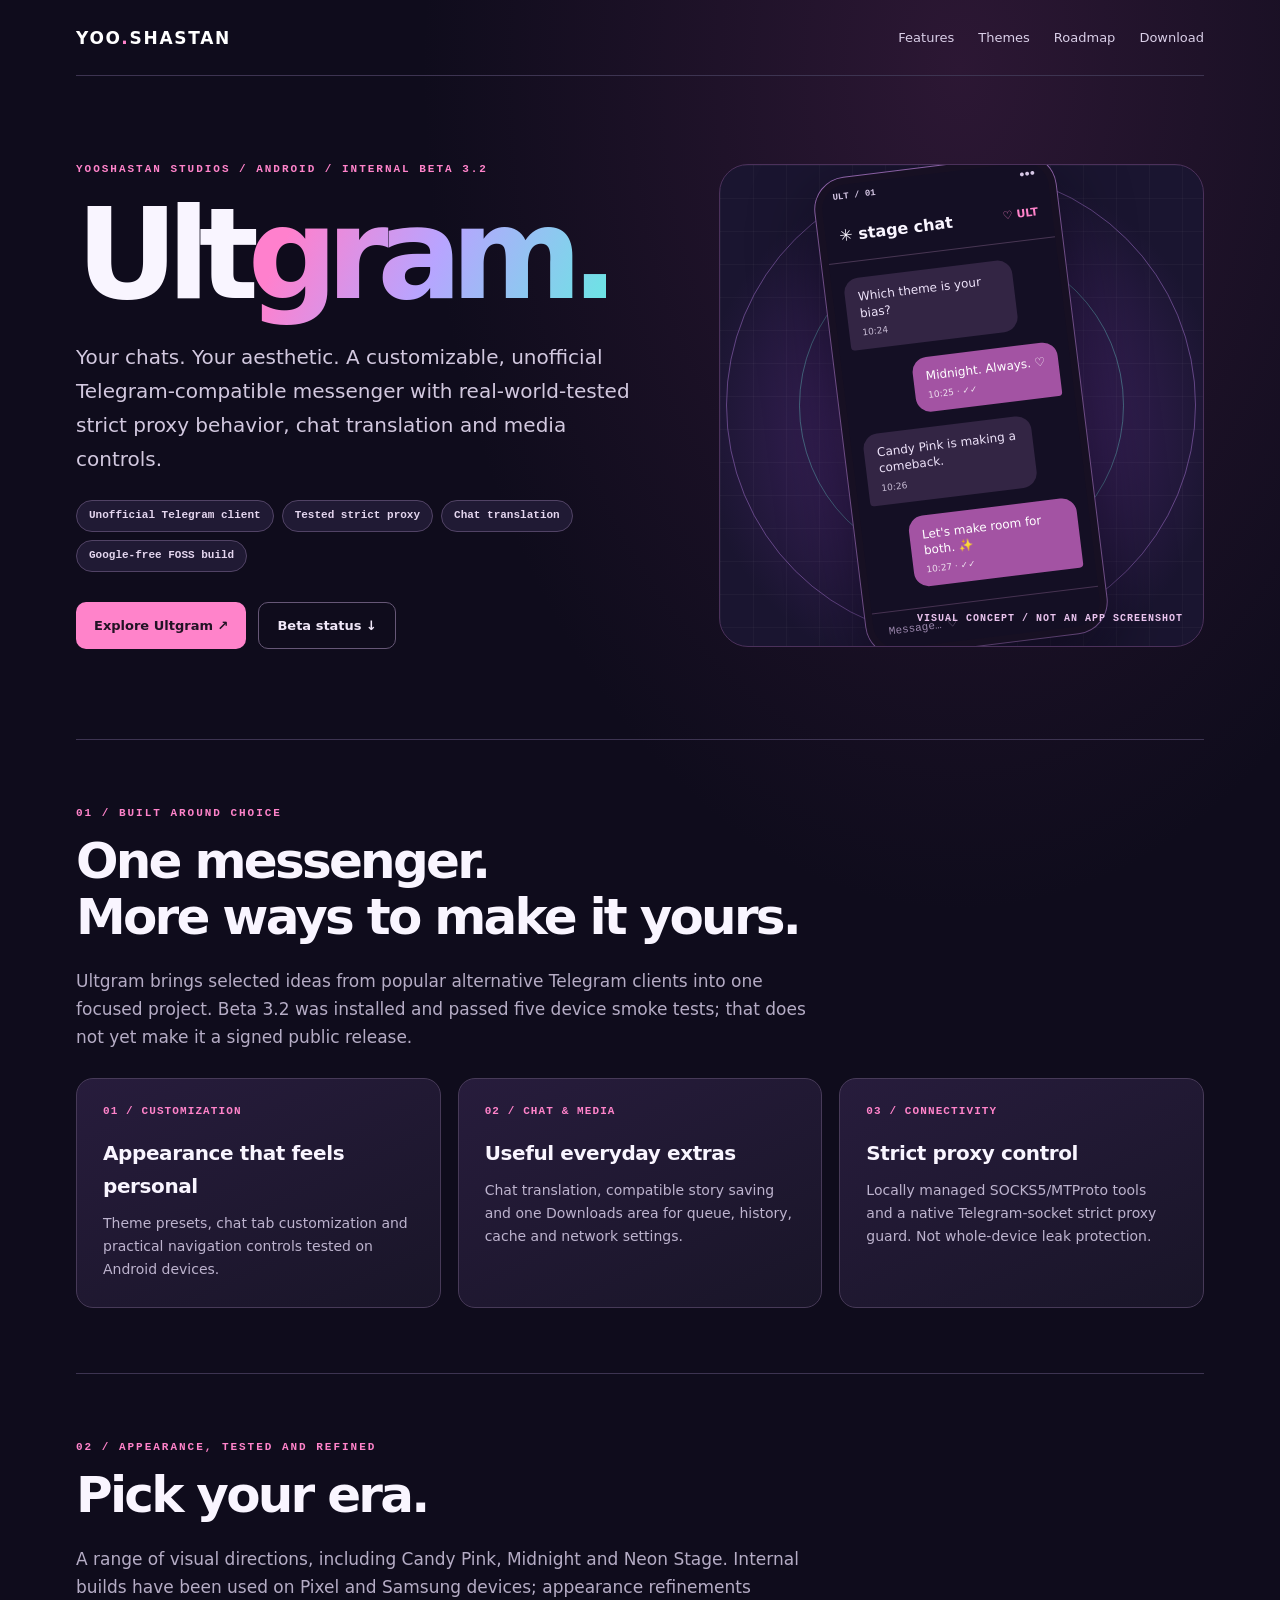
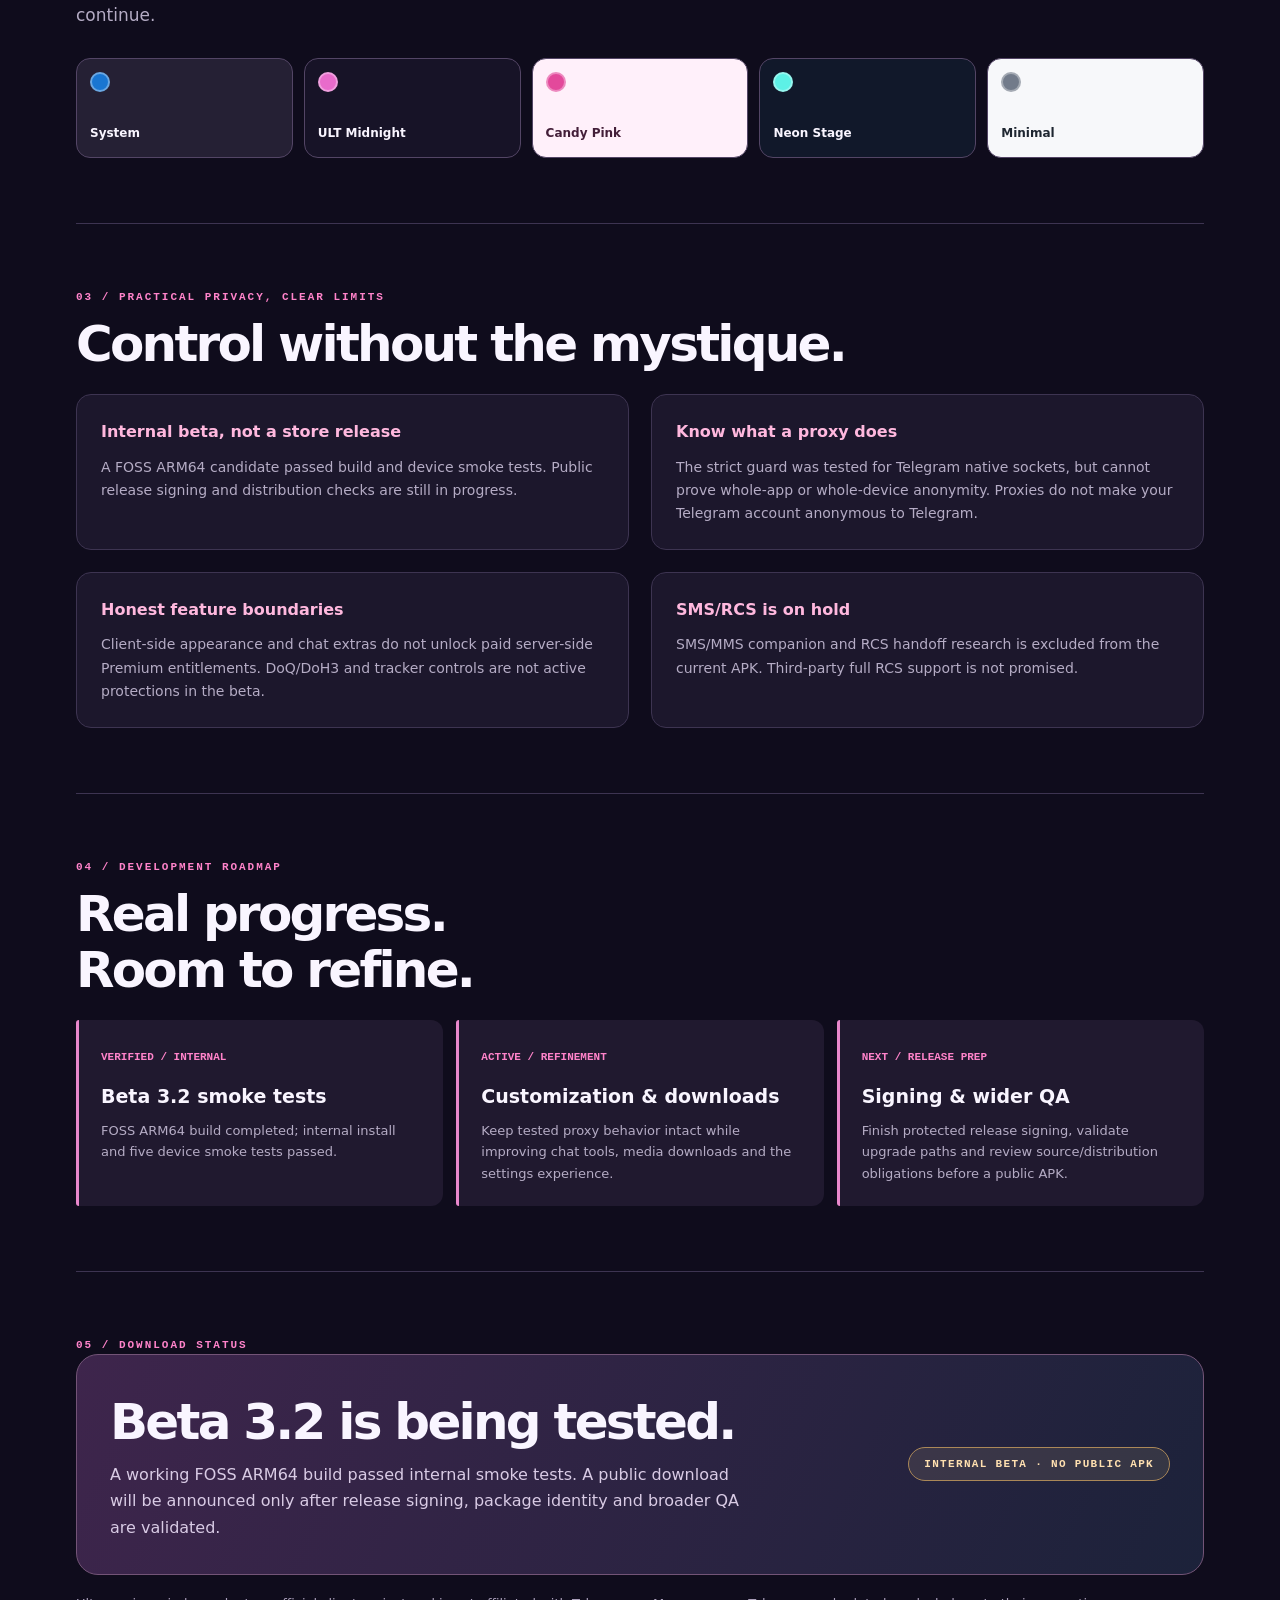
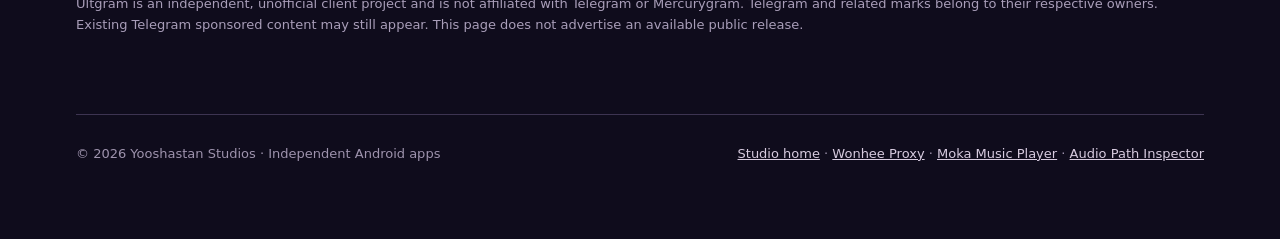
<file: ultgram/index.html>
<!doctype html>
<html lang="en">
<head>
  <meta charset="utf-8">
  <meta name="viewport" content="width=device-width, initial-scale=1">
  <meta name="theme-color" content="#0f0c1c">
  <meta name="description" content="Ultgram by Yooshastan Studios is an unofficial Telegram-compatible Android messenger. Beta 3.2 passed internal smoke tests with strict proxy, translation, themes and download tools. Public release pending.">
  <meta property="og:title" content="Ultgram — Yooshastan Studios">
  <meta property="og:description" content="Your chats. Your aesthetic. Ultgram Beta 3.2 in internal testing.">
  <meta property="og:type" content="website">
  <meta property="og:url" content="https://yooshastan.com/ultgram/">
  <link rel="canonical" href="https://yooshastan.com/ultgram/">
  <link rel="icon" href="../favicon.svg" type="image/svg+xml">
  <title>Ultgram · Yooshastan Studios</title>
  <style>
    :root{color-scheme:dark;--bg:#0f0c1c;--ink:#f9f5ff;--muted:#b5acc5;--pink:#ff83ca;--aqua:#72e7e6;--line:#3d3451;--glass:#201a33;--gold:#ffd59a}
    *{box-sizing:border-box}
    html{scroll-behavior:smooth}
    body{margin:0;color:var(--ink);font:16px/1.65 system-ui,-apple-system,"Segoe UI",sans-serif;background:radial-gradient(ellipse 60% 35% at 75% 2%,#51255270,transparent 70%),var(--bg)}
    a{color:var(--aqua)}a:focus-visible,button:focus-visible{outline:3px solid var(--aqua);outline-offset:4px}
    .wrap{max-width:1180px;margin:auto;padding:24px 26px 74px}
    header{display:flex;align-items:center;justify-content:space-between;gap:16px;border-bottom:1px solid var(--line);padding-bottom:23px}
    .brand{font-size:17px;font-weight:900;letter-spacing:.1em;color:#fff;text-decoration:none}.brand span{color:var(--pink)}
    nav{display:flex;gap:24px;flex-wrap:wrap;font-size:13px}nav a{text-decoration:none;color:#dacfe8}nav a:hover{color:var(--pink)}
    .eyebrow{font:800 11px/1.5 ui-monospace,SFMono-Regular,monospace;letter-spacing:.18em;text-transform:uppercase;color:var(--pink)}
    .hero{display:grid;grid-template-columns:1.1fr .9fr;gap:50px;align-items:center;padding:85px 0 90px}
    .hero h1{font-size:clamp(64px,10vw,126px);letter-spacing:-.09em;line-height:.99;margin:15px 0 23px}
    .hero h1 em{font-style:normal;background:linear-gradient(115deg,#ff80cd 15%,#b8a4ff 52%,#66e9e2);background-clip:text;-webkit-background-clip:text;color:transparent}
    .lead{font-size:20px;color:#d2c8df;max-width:580px;line-height:1.7}
    .hero-actions{display:flex;flex-wrap:wrap;gap:12px;margin-top:30px}
    .btn{display:inline-flex;align-items:center;justify-content:center;min-height:46px;border-radius:10px;padding:12px 18px;font-weight:800;font-size:13px;text-decoration:none}
    .btn.primary{background:var(--pink);color:#211324}.btn.secondary{border:1px solid #665776;color:#f0e7f8}.btn:hover{filter:brightness(1.1)}
    .pill-row{display:flex;flex-wrap:wrap;gap:8px;margin:24px 0}.pill-row span{border:1px solid #514365;border-radius:99px;background:#201a34;padding:5px 12px;font:600 11px/1.8 ui-monospace,monospace;color:#e4d6ef}
    .phone-stage{position:relative;min-height:470px;display:grid;place-items:center;border:1px solid #4b315b;border-radius:29px;overflow:hidden;background:radial-gradient(circle at 50% 54%,#753e81 0%,#351f54 37%,#1a1530 74%)}
    .phone-stage:before{content:"";position:absolute;inset:0;background-image:linear-gradient(#ffffff08 1px,transparent 1px),linear-gradient(90deg,#ffffff08 1px,transparent 1px);background-size:33px 33px}
    .orb{position:absolute;border:1px solid #b07add77;border-radius:50%;width:470px;aspect-ratio:1}.orb.two{width:325px;border-color:#73ece15c}
    .phone{position:relative;width:min(242px,75%);border:7px solid #171023;border-radius:32px;background:#140f24;box-shadow:0 25px 65px #04030b99,0 0 0 1px #9b6cb7;overflow:hidden;transform:rotate(-7deg)}
    .phone-top{height:25px;padding:7px 12px;display:flex;justify-content:space-between;font:600 9px ui-monospace,monospace;color:#d6c7e5}
    .phone-head{padding:13px 14px;border-bottom:1px solid #483653;display:flex;align-items:center;justify-content:space-between;font-weight:850}
    .phone-head span:last-child{font-size:11px;color:var(--pink)}
    .chat-window{padding:16px 12px 20px;display:grid;gap:15px;min-height:264px;align-content:start}
    .bubble{max-width:83%;padding:11px 13px;border-radius:15px 15px 15px 4px;font-size:12px;line-height:1.35;background:#332544;color:#ede2f9}
    .bubble.me{justify-self:end;border-radius:15px 15px 4px 15px;background:#a353a3;color:#fff}
    .bubble small{display:block;font-size:9px;margin-top:5px;opacity:.8}
    .phone-input{border-top:1px solid #463251;color:#9c88ae;padding:12px 15px;font:11px ui-monospace,monospace}
    .concept-tag{position:absolute;right:20px;bottom:22px;font:700 10px ui-monospace,monospace;letter-spacing:.1em;color:#ebc4ef}
    section{border-top:1px solid var(--line);padding:65px 0}
    h2{font-size:clamp(32px,4.2vw,50px);line-height:1.12;letter-spacing:-.055em;margin:11px 0 22px}
    .intro{max-width:740px;color:var(--muted);margin:0 0 27px;font-size:17px}
    .cards{display:grid;grid-template-columns:repeat(3,minmax(0,1fr));gap:17px}
    .card{padding:26px;border:1px solid #473a58;border-radius:17px;background:linear-gradient(155deg,#271c3c,#191528)}
    .card .no{font:800 11px ui-monospace,monospace;color:var(--pink);letter-spacing:.1em}
    .card h3{margin:20px 0 9px;font-size:20px;letter-spacing:-.02em}.card p{margin:0;color:#bdb3ce;font-size:14px}
    .theme-row{display:grid;grid-template-columns:repeat(5,minmax(0,1fr));gap:11px;margin-top:29px}
    .swatch{border:1px solid #534565;border-radius:14px;padding:13px;min-height:100px;display:flex;flex-direction:column;justify-content:space-between;font-size:12px;font-weight:700}
    .swatch .dots{display:flex;gap:6px}.swatch .dots i{display:block;width:20px;height:20px;border-radius:50%;border:2px solid #ffffff5a}
    .swatch.sys{background:#252034}.swatch.midnight{background:#171327}.swatch.candy{background:#fff0fa;color:#431e38}.swatch.stage{background:#11182a}.swatch.minimal{background:#f7f8fa;color:#1e2630}
    .swatch.sys .dots i{background:#1976d2}.swatch.midnight .dots i{background:#e86bcb}.swatch.candy .dots i{background:#e3499b}.swatch.stage .dots i{background:#5df1e6}.swatch.minimal .dots i{background:#727b8a}
    .notes{display:grid;grid-template-columns:1fr 1fr;gap:22px}.note{padding:24px;border:1px solid var(--line);border-radius:15px;background:#1c172c}.note strong{color:#ffb8de}.note p{margin:10px 0 0;color:var(--muted);font-size:14px}
    .roadmap{display:grid;grid-template-columns:repeat(3,minmax(0,1fr));gap:13px}.phase{padding:22px;border-left:3px solid #e988cc;background:#20192f;border-radius:3px 12px 12px 3px}.phase span{color:var(--pink);font:800 11px ui-monospace,monospace}.phase h3{font-size:19px;margin:12px 0 8px}.phase p{font-size:13px;color:var(--muted);margin:0}
    .release{display:flex;justify-content:space-between;align-items:center;gap:24px;flex-wrap:wrap;border:1px solid #735477;border-radius:22px;background:linear-gradient(115deg,#3e254c,#1c223a);padding:33px}.release h2{margin:6px 0 12px}.release p{max-width:650px;margin:0;color:#d9cbe5}
    .status{font:800 11px ui-monospace,monospace;letter-spacing:.12em;padding:10px 15px;background:#ffdc941a;color:#ffe0b0;border:1px solid #ab8858;border-radius:30px;white-space:nowrap}
    .fine{font-size:13px;color:#a99eb9;margin-top:18px}
    footer{border-top:1px solid var(--line);padding-top:28px;display:flex;justify-content:space-between;gap:15px;flex-wrap:wrap;font-size:13px;color:#9e93ad}footer a{color:#d7cbdf}
    @media(max-width:820px){.hero{grid-template-columns:1fr;gap:29px;padding:58px 0}.phone-stage{min-height:385px}.cards,.roadmap{grid-template-columns:1fr 1fr}.theme-row{grid-template-columns:repeat(3,1fr)}}
    @media(max-width:570px){.wrap{padding:18px 18px 60px}nav{gap:14px;font-size:12px}.hero h1{font-size:clamp(58px,17vw,84px)}.lead{font-size:17px}.phone-stage{min-height:360px}.cards,.roadmap,.notes{grid-template-columns:1fr}.theme-row{grid-template-columns:repeat(2,1fr)}.release{padding:24px}}
    @media(prefers-reduced-motion:reduce){html{scroll-behavior:auto}}
  </style>
</head>
<body>
<div class="wrap">
  <header>
    <a class="brand" href="/" aria-label="Yooshastan Studios home">YOO<span>.</span>SHASTAN</a>
    <nav aria-label="Page navigation"><a href="#features">Features</a><a href="#themes">Themes</a><a href="#roadmap">Roadmap</a><a href="#download">Download</a></nav>
  </header>
  <main>
    <div class="hero">
      <div>
        <div class="eyebrow">Yooshastan Studios / Android / Internal Beta 3.2</div>
        <h1>Ult<em>gram.</em></h1>
        <p class="lead">Your chats. Your aesthetic. A customizable, unofficial Telegram-compatible messenger with real-world-tested strict proxy behavior, chat translation and media controls.</p>
        <div class="pill-row"><span>Unofficial Telegram client</span><span>Tested strict proxy</span><span>Chat translation</span><span>Google-free FOSS build</span></div>
        <div class="hero-actions"><a class="btn primary" href="#features">Explore Ultgram ↗</a><a class="btn secondary" href="#download">Beta status ↓</a></div>
      </div>
      <div class="phone-stage" role="img" aria-label="Illustrative, non-functional Ultgram chat interface concept with pink and purple message bubbles">
        <div class="orb"></div><div class="orb two"></div>
        <div class="phone">
          <div class="phone-top"><span>ULT / 01</span><span>●●●</span></div>
          <div class="phone-head"><span>✳ stage chat</span><span>♡ ULT</span></div>
          <div class="chat-window">
            <div class="bubble">Which theme is your bias?<small>10:24</small></div>
            <div class="bubble me">Midnight. Always. ♡<small>10:25 · ✓✓</small></div>
            <div class="bubble">Candy Pink is making a comeback.<small>10:26</small></div>
            <div class="bubble me">Let's make room for both. ✨<small>10:27 · ✓✓</small></div>
          </div>
          <div class="phone-input">Message… <span aria-hidden="true">♡</span></div>
        </div>
        <span class="concept-tag">VISUAL CONCEPT / NOT AN APP SCREENSHOT</span>
      </div>
    </div>

    <section id="features" aria-labelledby="features-title">
      <div class="eyebrow">01 / Built around choice</div>
      <h2 id="features-title">One messenger.<br>More ways to make it yours.</h2>
      <p class="intro">Ultgram brings selected ideas from popular alternative Telegram clients into one focused project. Beta 3.2 was installed and passed five device smoke tests; that does not yet make it a signed public release.</p>
      <div class="cards">
        <article class="card"><div class="no">01 / CUSTOMIZATION</div><h3>Appearance that feels personal</h3><p>Theme presets, chat tab customization and practical navigation controls tested on Android devices.</p></article>
        <article class="card"><div class="no">02 / CHAT &amp; MEDIA</div><h3>Useful everyday extras</h3><p>Chat translation, compatible story saving and one Downloads area for queue, history, cache and network settings.</p></article>
        <article class="card"><div class="no">03 / CONNECTIVITY</div><h3>Strict proxy control</h3><p>Locally managed SOCKS5/MTProto tools and a native Telegram-socket strict proxy guard. Not whole-device leak protection.</p></article>
      </div>
    </section>

    <section id="themes" aria-labelledby="themes-title">
      <div class="eyebrow">02 / Appearance, tested and refined</div>
      <h2 id="themes-title">Pick your era.</h2>
      <p class="intro">A range of visual directions, including Candy Pink, Midnight and Neon Stage. Internal builds have been used on Pixel and Samsung devices; appearance refinements continue.</p>
      <div class="theme-row" aria-label="Ultgram theme palette concepts">
        <div class="swatch sys"><span class="dots"><i></i></span>System</div>
        <div class="swatch midnight"><span class="dots"><i></i></span>ULT Midnight</div>
        <div class="swatch candy"><span class="dots"><i></i></span>Candy Pink</div>
        <div class="swatch stage"><span class="dots"><i></i></span>Neon Stage</div>
        <div class="swatch minimal"><span class="dots"><i></i></span>Minimal</div>
      </div>
    </section>

    <section aria-labelledby="privacy-title">
      <div class="eyebrow">03 / Practical privacy, clear limits</div>
      <h2 id="privacy-title">Control without the mystique.</h2>
      <div class="notes">
        <div class="note"><strong>Internal beta, not a store release</strong><p>A FOSS ARM64 candidate passed build and device smoke tests. Public release signing and distribution checks are still in progress.</p></div>
        <div class="note"><strong>Know what a proxy does</strong><p>The strict guard was tested for Telegram native sockets, but cannot prove whole-app or whole-device anonymity. Proxies do not make your Telegram account anonymous to Telegram.</p></div>
        <div class="note"><strong>Honest feature boundaries</strong><p>Client-side appearance and chat extras do not unlock paid server-side Premium entitlements. DoQ/DoH3 and tracker controls are not active protections in the beta.</p></div>
        <div class="note"><strong>SMS/RCS is on hold</strong><p>SMS/MMS companion and RCS handoff research is excluded from the current APK. Third-party full RCS support is not promised.</p></div>
      </div>
    </section>

    <section id="roadmap" aria-labelledby="roadmap-title">
      <div class="eyebrow">04 / Development roadmap</div>
      <h2 id="roadmap-title">Real progress.<br>Room to refine.</h2>
      <div class="roadmap">
        <article class="phase"><span>VERIFIED / INTERNAL</span><h3>Beta 3.2 smoke tests</h3><p>FOSS ARM64 build completed; internal install and five device smoke tests passed.</p></article>
        <article class="phase"><span>ACTIVE / REFINEMENT</span><h3>Customization &amp; downloads</h3><p>Keep tested proxy behavior intact while improving chat tools, media downloads and the settings experience.</p></article>
        <article class="phase"><span>NEXT / RELEASE PREP</span><h3>Signing &amp; wider QA</h3><p>Finish protected release signing, validate upgrade paths and review source/distribution obligations before a public APK.</p></article>
      </div>
    </section>

    <section id="download" aria-labelledby="download-title">
      <div class="eyebrow">05 / Download status</div>
      <div class="release">
        <div><h2 id="download-title">Beta 3.2 is being tested.</h2><p>A working FOSS ARM64 build passed internal smoke tests. A public download will be announced only after release signing, package identity and broader QA are validated.</p></div>
        <span class="status">INTERNAL BETA · NO PUBLIC APK</span>
      </div>
      <p class="fine">Ultgram is an independent, unofficial client project and is not affiliated with Telegram or Mercurygram. Telegram and related marks belong to their respective owners. Existing Telegram sponsored content may still appear. This page does not advertise an available public release.</p>
    </section>
  </main>
  <footer><span>© 2026 Yooshastan Studios · Independent Android apps</span><span><a href="/">Studio home</a> · <a href="../wonhee-proxy/">Wonhee Proxy</a> · <a href="../moka/">Moka Music Player</a> · <a href="../audio-path-inspector/">Audio Path Inspector</a></span></footer>
</div>
</body>
</html>
</file>
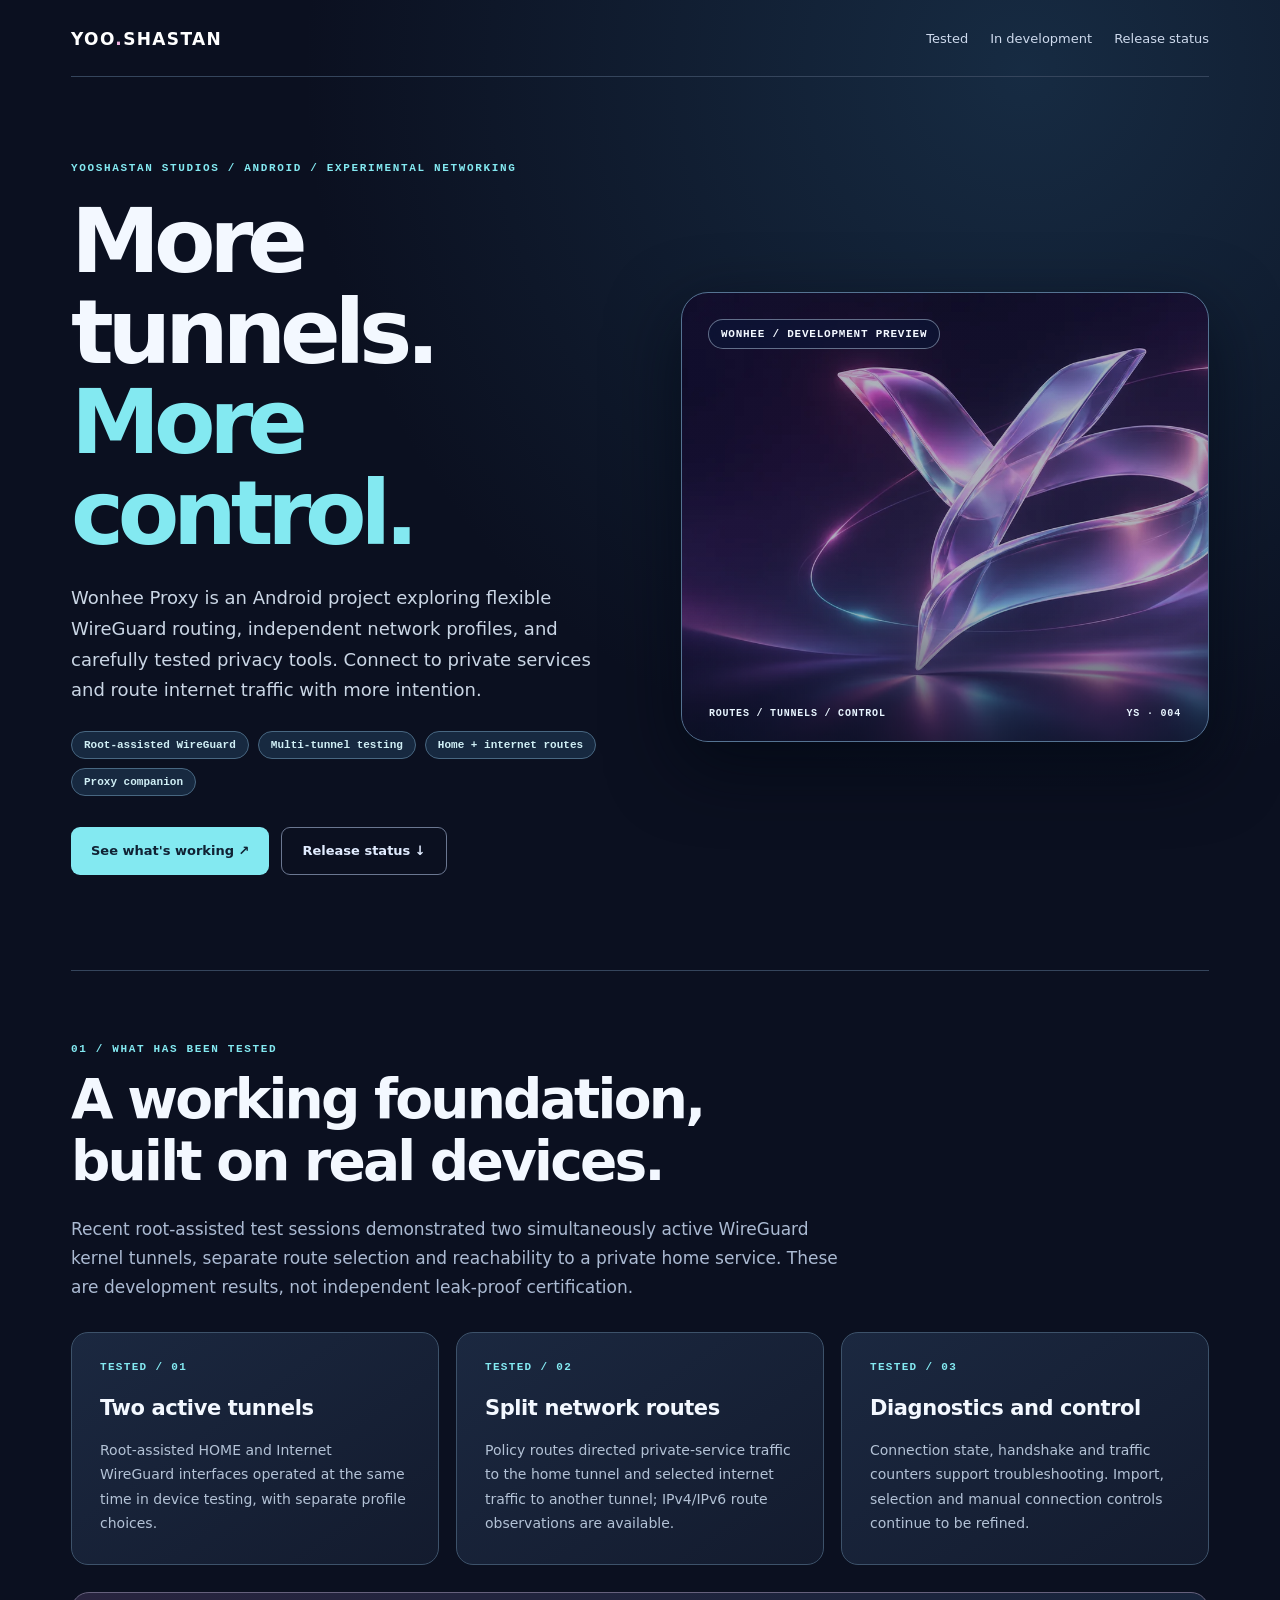
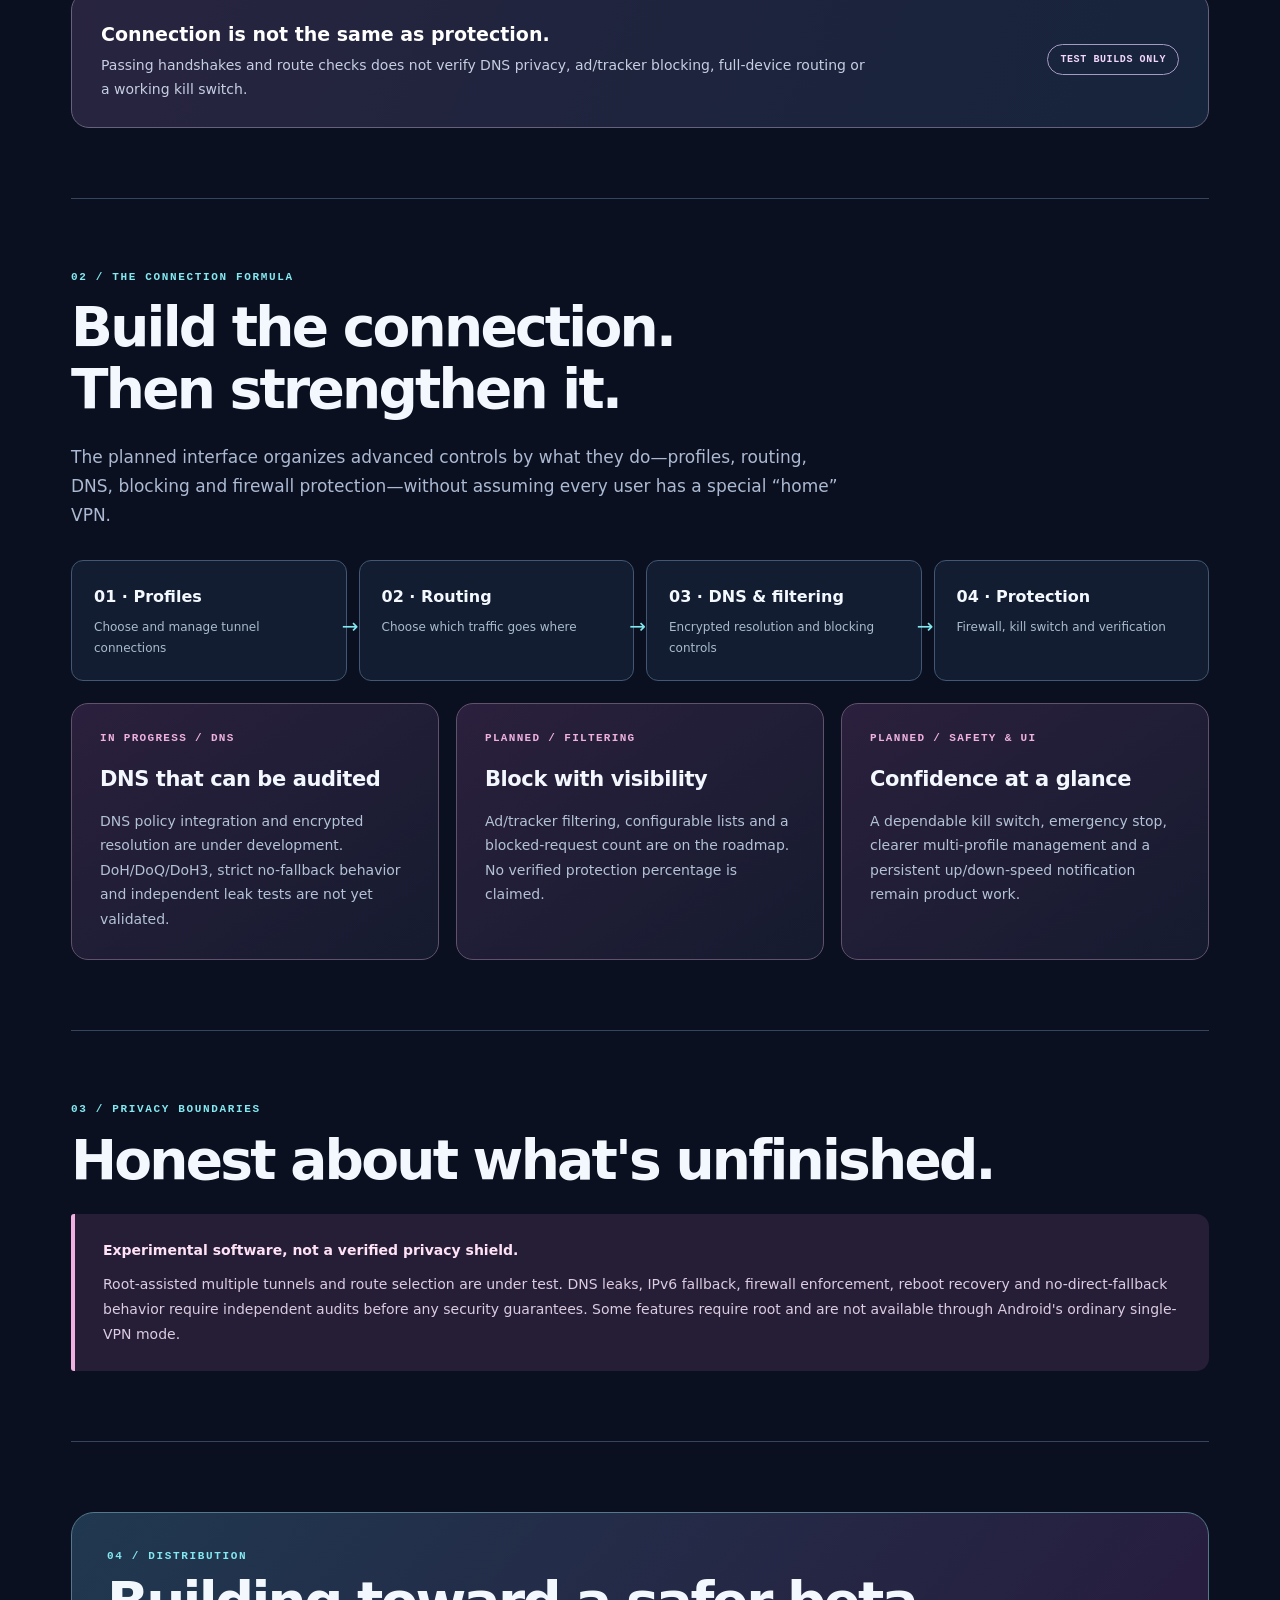
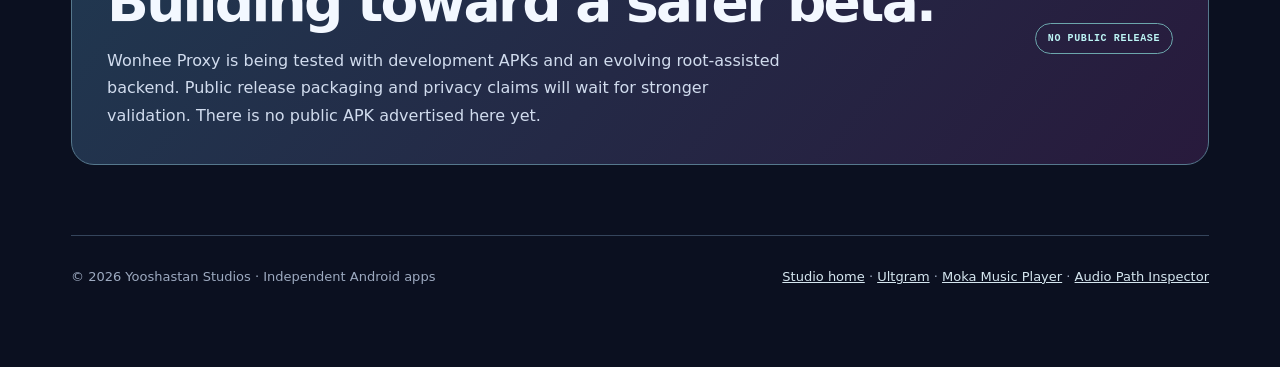
<file: wonhee-proxy/index.html>
<!doctype html>
<html lang="en">
<head>
  <meta charset="utf-8">
  <meta name="viewport" content="width=device-width,initial-scale=1">
  <meta name="theme-color" content="#0b1020">
  <meta name="description" content="Wonhee Proxy by Yooshastan Studios: an experimental Android WireGuard and proxy project testing root-assisted multi-tunnel routing, private network access, connection diagnostics and future DNS/filtering features.">
  <meta property="og:title" content="Wonhee Proxy — Yooshastan Studios">
  <meta property="og:description" content="More than one tunnel. More control. Experimental Android network management with honest privacy limits.">
  <meta property="og:type" content="website">
  <meta property="og:url" content="https://yooshastan.com/wonhee-proxy/">
  <meta property="og:image" content="https://yooshastan.com/assets/studio/yooshastan-studios-hero.webp">
  <link rel="canonical" href="https://yooshastan.com/wonhee-proxy/">
  <link rel="icon" href="../favicon.svg" type="image/svg+xml">
  <title>Wonhee Proxy · Yooshastan Studios</title>
  <style>
    :root{color-scheme:dark;--bg:#0b1020;--panel:#151b30;--line:#35455c;--text:#f3f8ff;--muted:#abbad2;--cyan:#83e9f1;--pink:#efb1df;--lav:#b5a5ff}
    *{box-sizing:border-box}html{scroll-behavior:smooth}body{margin:0;background:radial-gradient(ellipse 75% 27% at 80% 2%,#244b6b75,transparent 75%),var(--bg);color:var(--text);font:16px/1.7 system-ui,-apple-system,"Segoe UI",sans-serif}
    a{color:var(--cyan)}a:focus-visible{outline:3px solid var(--pink);outline-offset:4px}.wrap{max-width:1190px;margin:auto;padding:25px 26px 75px}
    header{display:flex;justify-content:space-between;gap:20px;align-items:center;border-bottom:1px solid var(--line);padding-bottom:22px}.brand{font-weight:900;color:#fff;text-decoration:none;letter-spacing:.08em;font-size:17px}.brand span{color:var(--pink)}nav{display:flex;gap:22px;flex-wrap:wrap;font-size:13px}nav a{color:#cedaed;text-decoration:none}nav a:hover{color:var(--cyan)}
    .eyebrow{font:800 11px/1.5 ui-monospace,monospace;letter-spacing:.15em;color:var(--cyan);text-transform:uppercase}.hero{display:grid;grid-template-columns:1fr .95fr;align-items:center;gap:54px;padding:83px 0 95px}.hero h1{font-size:clamp(52px,7vw,94px);line-height:1.01;letter-spacing:-.07em;margin:20px 0 25px}.hero h1 em{font-style:normal;color:var(--cyan)}.lead{font-size:18px;color:#cad6e5;max-width:590px}.pills{display:flex;gap:9px;flex-wrap:wrap;margin-top:25px}.pills span{border:1px solid #486781;background:#172940;border-radius:999px;padding:7px 12px;font:600 11px ui-monospace,monospace;color:#d0eff5}
    .actions{display:flex;gap:12px;flex-wrap:wrap;margin-top:31px}.btn{display:inline-flex;align-items:center;justify-content:center;padding:12px 20px;min-height:46px;border-radius:9px;font-weight:800;font-size:13px;text-decoration:none}.btn.primary{background:var(--cyan);color:#102234}.btn.secondary{color:#e1ecff;border:1px solid #6b7791}.btn:hover{filter:brightness(1.1)}
    .hero-art{min-height:450px;position:relative;overflow:hidden;border:1px solid #557392;border-radius:27px;background:linear-gradient(#08172f55,#08172f55),url('../assets/studio/yooshastan-studios-hero.webp') 61% center/cover no-repeat;box-shadow:0 24px 70px #020712aa}.hero-art:after{content:"";position:absolute;inset:0;background:linear-gradient(transparent 70%,#081021a9)}.art-label{position:absolute;z-index:1;left:26px;top:26px;padding:8px 12px;border:1px solid #d5edff6d;background:#0b163899;backdrop-filter:blur(8px);border-radius:99px;font:700 11px ui-monospace,monospace;letter-spacing:.07em}.art-bottom{position:absolute;z-index:1;left:27px;right:27px;bottom:22px;display:flex;justify-content:space-between;gap:15px;color:#e8f5ff;font:600 10px ui-monospace,monospace;letter-spacing:.08em}
    section{border-top:1px solid var(--line);padding:70px 0}h2{font-size:clamp(34px,4.4vw,55px);line-height:1.12;letter-spacing:-.05em;margin:12px 0 23px}.intro{max-width:780px;color:var(--muted);font-size:17px;margin:0 0 30px}.grid{display:grid;grid-template-columns:repeat(3,minmax(0,1fr));gap:17px}.panel{background:linear-gradient(145deg,#1b2840,#131b2e);border:1px solid #3d526a;border-radius:17px;padding:28px}.panel .num{color:var(--cyan);font:800 11px ui-monospace,monospace;letter-spacing:.12em}.panel h3{font-size:21px;letter-spacing:-.02em;margin:18px 0 11px}.panel p{margin:0;color:#b3c2d6;font-size:14px;line-height:1.75}.panel.planned{border-color:#62516d;background:linear-gradient(145deg,#2b203d,#151b2f)}.panel.planned .num{color:var(--pink)}
    .status-strip{border:1px solid #66617d;background:linear-gradient(115deg,#28243f,#16243c);padding:25px 29px;border-radius:18px;margin-top:27px;display:flex;gap:30px;justify-content:space-between;align-items:center}.status-strip p{margin:4px 0 0;color:#c6cee2;font-size:14px;max-width:770px}.status-strip strong{display:block;color:#fff;font-size:19px}.tag{flex:none;border:1px solid #a79ac1;color:#f2d6fb;border-radius:99px;padding:9px 12px;font:800 10px ui-monospace,monospace;letter-spacing:.06em}
    .flow{display:grid;grid-template-columns:repeat(4,minmax(0,1fr));gap:12px;margin-top:30px}.flow-item{border:1px solid #415773;padding:22px;border-radius:12px;background:#121d31;position:relative}.flow-item:not(:last-child):after{content:"→";position:absolute;right:-13px;top:40%;color:var(--cyan);font-size:20px;z-index:1}.flow-item strong{display:block;color:#f4f9ff}.flow-item span{display:block;color:#a9bbcd;font-size:12px;margin-top:7px}
    .notice{padding:24px 28px;border-left:4px solid var(--pink);background:#261e37;border-radius:3px 13px 13px 3px;color:#dbcce0;font-size:14px;line-height:1.8}.notice strong{color:#ffe2f6}.notice p{margin:8px 0 0}.release{background:linear-gradient(130deg,#203850,#281a3c);border:1px solid #56788d;border-radius:23px;padding:35px;display:flex;justify-content:space-between;align-items:center;gap:22px}.release h2{margin:7px 0 14px}.release p{margin:0;max-width:690px;color:#d1dcee}.release .tag{color:#bcf4f4;border-color:#6ca6ac}
    footer{border-top:1px solid var(--line);padding-top:30px;display:flex;justify-content:space-between;gap:14px;flex-wrap:wrap;color:#9daac0;font-size:13px}footer a{color:#d5e6ef}
    @media(max-width:850px){.hero{grid-template-columns:1fr;gap:33px;padding:65px 0}.hero-art{min-height:360px}.grid{grid-template-columns:repeat(2,minmax(0,1fr))}.flow{grid-template-columns:repeat(2,minmax(0,1fr))}.flow-item:after{display:none}}
    @media(max-width:570px){.wrap{padding:18px 18px 55px}header{align-items:flex-start;flex-direction:column}nav{gap:14px}.hero{padding:52px 0}.hero h1{font-size:clamp(51px,15vw,75px)}.hero-art{min-height:320px}.grid,.flow{grid-template-columns:1fr}section{padding:55px 0}.panel{padding:23px}.status-strip,.release{align-items:flex-start;flex-direction:column;padding:23px}}
    @media(prefers-reduced-motion:reduce){html{scroll-behavior:auto}}
  </style>
</head>
<body>
<div class="wrap">
  <header>
    <a href="/" class="brand" aria-label="Yooshastan Studios home">YOO<span>.</span>SHASTAN</a>
    <nav aria-label="Page navigation"><a href="#tested">Tested</a><a href="#roadmap">In development</a><a href="#status">Release status</a></nav>
  </header>
  <main>
    <div class="hero">
      <div>
        <div class="eyebrow">Yooshastan Studios / Android / Experimental networking</div>
        <h1>More tunnels.<br><em>More control.</em></h1>
        <p class="lead">Wonhee Proxy is an Android project exploring flexible WireGuard routing, independent network profiles, and carefully tested privacy tools. Connect to private services and route internet traffic with more intention.</p>
        <div class="pills"><span>Root-assisted WireGuard</span><span>Multi-tunnel testing</span><span>Home + internet routes</span><span>Proxy companion</span></div>
        <div class="actions"><a class="btn primary" href="#tested">See what's working ↗</a><a class="btn secondary" href="#status">Release status ↓</a></div>
      </div>
      <div class="hero-art" role="img" aria-label="Abstract connected violet and cyan network pathways with a luminous glass studio mark"><div class="art-label">WONHEE / DEVELOPMENT PREVIEW</div><div class="art-bottom"><span>ROUTES / TUNNELS / CONTROL</span><span>YS · 004</span></div></div>
    </div>

    <section id="tested" aria-labelledby="tested-title">
      <div class="eyebrow">01 / What has been tested</div>
      <h2 id="tested-title">A working foundation,<br>built on real devices.</h2>
      <p class="intro">Recent root-assisted test sessions demonstrated two simultaneously active WireGuard kernel tunnels, separate route selection and reachability to a private home service. These are development results, not independent leak-proof certification.</p>
      <div class="grid">
        <article class="panel"><div class="num">TESTED / 01</div><h3>Two active tunnels</h3><p>Root-assisted HOME and Internet WireGuard interfaces operated at the same time in device testing, with separate profile choices.</p></article>
        <article class="panel"><div class="num">TESTED / 02</div><h3>Split network routes</h3><p>Policy routes directed private-service traffic to the home tunnel and selected internet traffic to another tunnel; IPv4/IPv6 route observations are available.</p></article>
        <article class="panel"><div class="num">TESTED / 03</div><h3>Diagnostics and control</h3><p>Connection state, handshake and traffic counters support troubleshooting. Import, selection and manual connection controls continue to be refined.</p></article>
      </div>
      <div class="status-strip"><div><strong>Connection is not the same as protection.</strong><p>Passing handshakes and route checks does not verify DNS privacy, ad/tracker blocking, full-device routing or a working kill switch.</p></div><span class="tag">TEST BUILDS ONLY</span></div>
    </section>

    <section id="roadmap" aria-labelledby="roadmap-title">
      <div class="eyebrow">02 / The connection formula</div>
      <h2 id="roadmap-title">Build the connection.<br>Then strengthen it.</h2>
      <p class="intro">The planned interface organizes advanced controls by what they do—profiles, routing, DNS, blocking and firewall protection—without assuming every user has a special “home” VPN.</p>
      <div class="flow" aria-label="Proposed connection configuration stages"><div class="flow-item"><strong>01 · Profiles</strong><span>Choose and manage tunnel connections</span></div><div class="flow-item"><strong>02 · Routing</strong><span>Choose which traffic goes where</span></div><div class="flow-item"><strong>03 · DNS &amp; filtering</strong><span>Encrypted resolution and blocking controls</span></div><div class="flow-item"><strong>04 · Protection</strong><span>Firewall, kill switch and verification</span></div></div>
      <div class="grid" style="margin-top:22px">
        <article class="panel planned"><div class="num">IN PROGRESS / DNS</div><h3>DNS that can be audited</h3><p>DNS policy integration and encrypted resolution are under development. DoH/DoQ/DoH3, strict no-fallback behavior and independent leak tests are not yet validated.</p></article>
        <article class="panel planned"><div class="num">PLANNED / FILTERING</div><h3>Block with visibility</h3><p>Ad/tracker filtering, configurable lists and a blocked-request count are on the roadmap. No verified protection percentage is claimed.</p></article>
        <article class="panel planned"><div class="num">PLANNED / SAFETY &amp; UI</div><h3>Confidence at a glance</h3><p>A dependable kill switch, emergency stop, clearer multi-profile management and a persistent up/down-speed notification remain product work.</p></article>
      </div>
    </section>

    <section aria-labelledby="limits-title">
      <div class="eyebrow">03 / Privacy boundaries</div>
      <h2 id="limits-title">Honest about what's unfinished.</h2>
      <div class="notice"><strong>Experimental software, not a verified privacy shield.</strong><p>Root-assisted multiple tunnels and route selection are under test. DNS leaks, IPv6 fallback, firewall enforcement, reboot recovery and no-direct-fallback behavior require independent audits before any security guarantees. Some features require root and are not available through Android's ordinary single-VPN mode.</p></div>
    </section>

    <section id="status" aria-labelledby="status-title">
      <div class="release"><div><div class="eyebrow">04 / Distribution</div><h2 id="status-title">Building toward a safer beta.</h2><p>Wonhee Proxy is being tested with development APKs and an evolving root-assisted backend. Public release packaging and privacy claims will wait for stronger validation. There is no public APK advertised here yet.</p></div><span class="tag">NO PUBLIC RELEASE</span></div>
    </section>
  </main>
  <footer><span>© 2026 Yooshastan Studios · Independent Android apps</span><span><a href="/">Studio home</a> · <a href="../ultgram/">Ultgram</a> · <a href="../moka/">Moka Music Player</a> · <a href="../audio-path-inspector/">Audio Path Inspector</a></span></footer>
</div>
</body>
</html>
</file>
